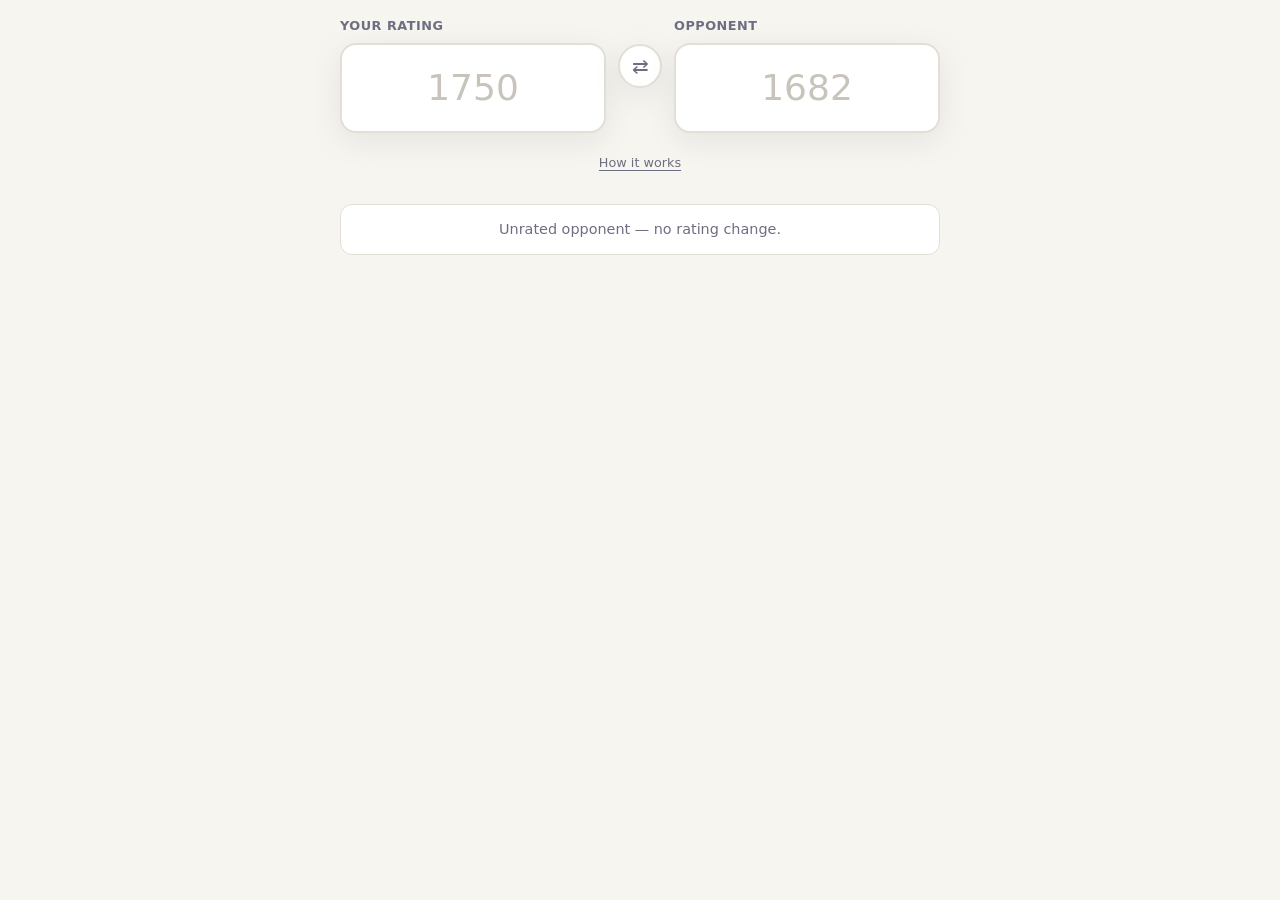
<file: elo/index.html>
<!doctype html>
<html lang="en">
  <head>
    <meta charset="UTF-8" />
    <meta name="viewport" content="width=device-width, initial-scale=1.0" />
    <title>ELO Calculator</title>
    <link rel="stylesheet" href="style.css" />
  </head>
  <body>
    <main class="app">
      <section class="matchup">
        <label class="rating-field">
          <span>Your rating</span>
          <input
            id="player-rating"
            type="number"
            inputmode="numeric"
            min="0"
            step="1"
            placeholder="1750"
          />
        </label>

        <button
          type="button"
          id="swap-btn"
          class="swap-btn"
          aria-label="Swap your rating and opponent rating"
          title="Swap ratings"
        >
          ⇄
        </button>

        <label class="rating-field">
          <span>Opponent</span>
          <input
            id="opponent-rating"
            type="number"
            inputmode="numeric"
            min="0"
            step="1"
            placeholder="1682"
          />
        </label>
      </section>

      <button type="button" id="advanced-toggle" class="advanced-toggle" aria-expanded="false">
        How it works
      </button>

      <section id="advanced" class="advanced" hidden>
        <div class="advanced-explain">
          <h2>How ratings are calculated</h2>
          <p>
            This calculator uses the <strong>KNSB</strong> (Dutch chess federation) system.
            For each game, your rating changes by:
          </p>
          <p class="formula">rating change = K × (your score − expected score)</p>
          <ul>
            <li><strong>Your score</strong> — 1 for a win, ½ for a draw, 0 for a loss.</li>
            <li>
              <strong>Expected score</strong> — how much you were expected to score, based on
              the rating difference (your rating minus the opponent’s). It is computed with the
              KNSB normal-distribution formula (standard deviation 2000÷7).
            </li>
            <li><strong>K</strong> — the development factor (verversingsfactor). It depends on age and how many rated games you have played.</li>
          </ul>
          <p>
            The result is rounded to one decimal place. Games against an unrated opponent
            (rating 0) do not change your rating.
          </p>

          <h3>What is K? What is Nv?</h3>
          <p>
            <strong>K</strong> is the <em>verversingsfactor</em> (development factor): how many
            rating points you gain or lose per game for a given surprise. A higher K means
            bigger swings.
          </p>
          <p>
            <strong>Nv</strong> is the number of rated games your current published rating is
            based on (your rating history, capped at 100).
          </p>
          <ul>
            <li>
              <strong>Youth</strong> (junior categories through category A), rating ≤ 2100:
              if Nv &lt; 30, K = 216 ÷ √Nv (higher when you are new); from Nv ≥ 30 onward,
              K = <strong>40</strong>.
            </li>
            <li>
              <strong>Adults</strong>, rating ≤ 2100: if Nv &lt; 75, K = 216 ÷ √Nv; from
              Nv ≥ 75 onward, K = <strong>25</strong>.
            </li>
          </ul>
          <p>
            So <strong>40 for youth (Nv ≥ 30)</strong> means an established junior player
            uses K = 40. The calculator defaults to 40; change it below if yours is different
            (you can look up your K on
            <a href="https://ratingviewer.nl" target="_blank" rel="noopener">ratingviewer.nl</a>).
          </p>
        </div>

        <label class="k-factor-row">
          K-factor
          <input id="k-factor" type="number" min="1" step="1" value="40" />
        </label>
        <p class="hint">Default 40 (youth, Nv ≥ 30). Adults with Nv ≥ 75 typically use 25.</p>
      </section>

      <p id="notice" class="notice" hidden>Unrated opponent — no rating change.</p>

      <section id="results" class="results" hidden>
        <p class="meta">
          Expected score <strong id="expected-pct"></strong>
        </p>
        <div class="outcomes" id="outcomes"></div>
      </section>
    </main>

    <script type="module" src="app.js"></script>
  </body>
</html>
</file>
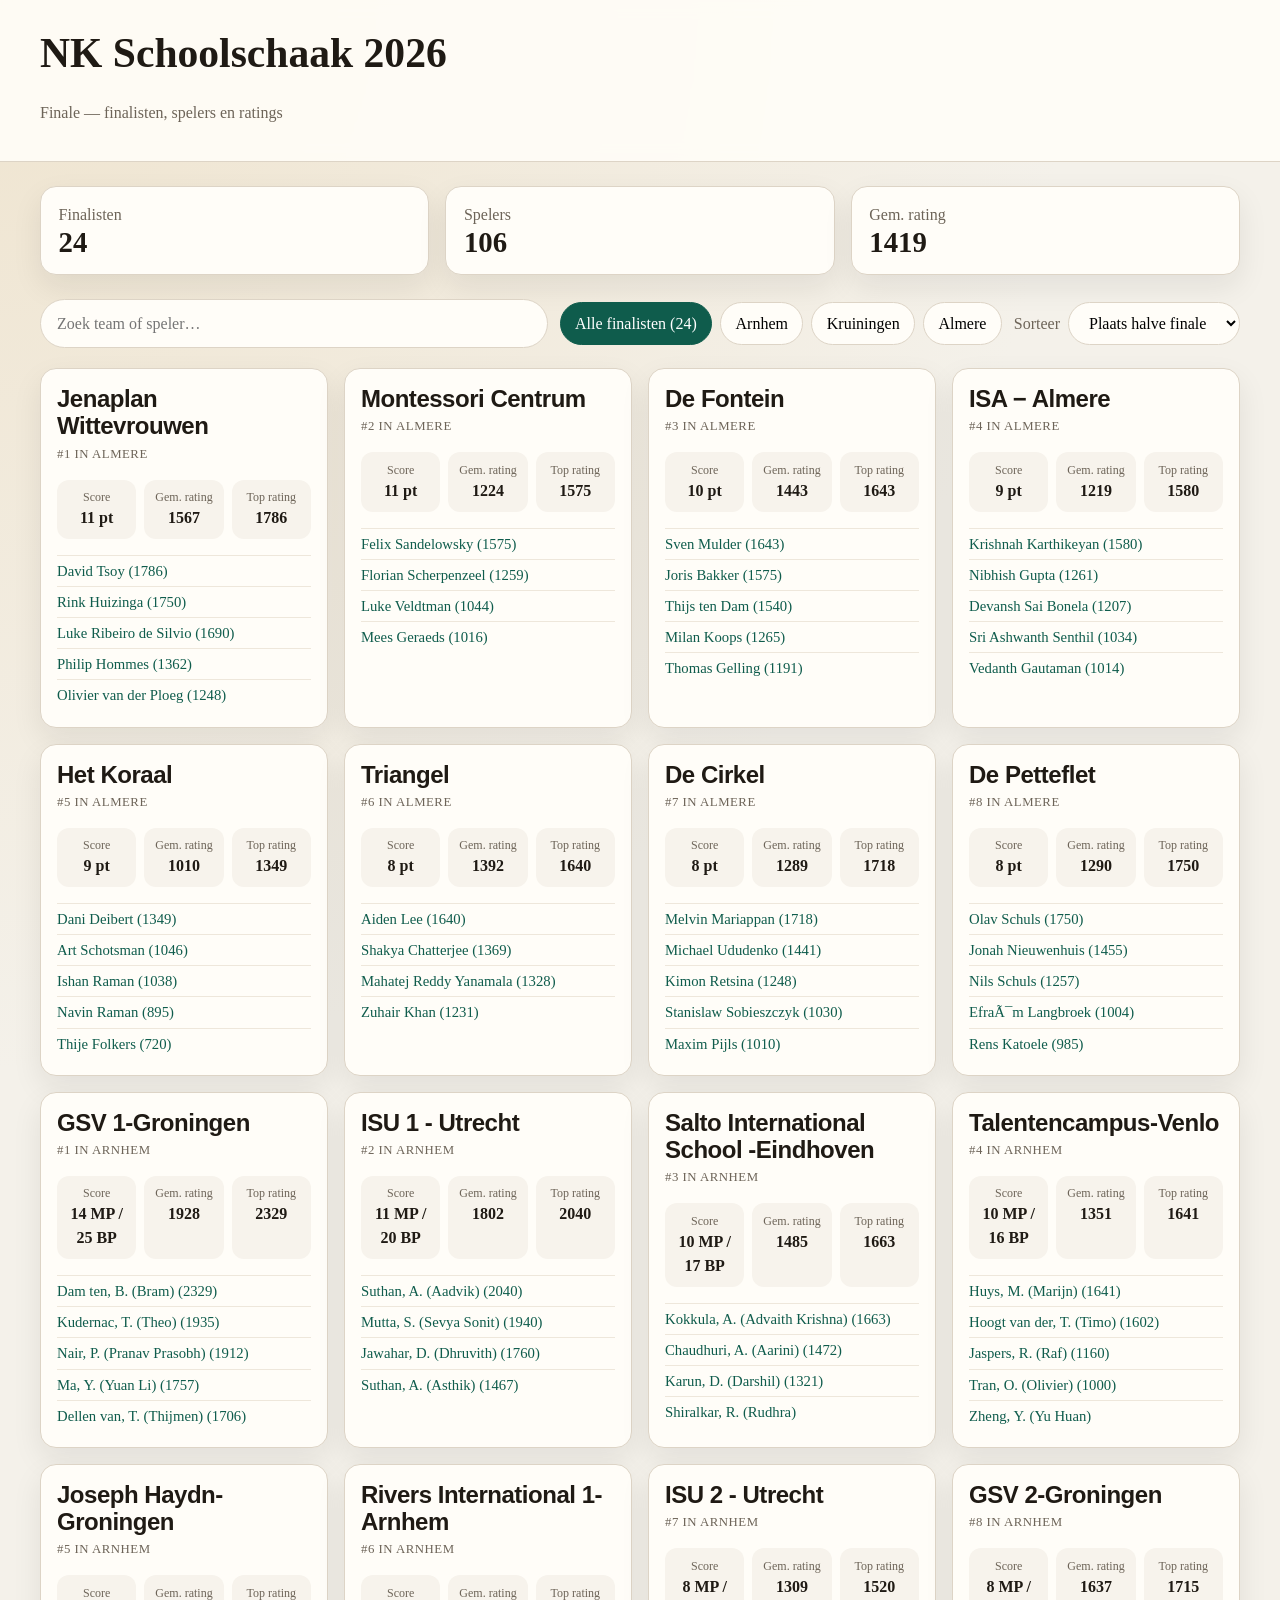
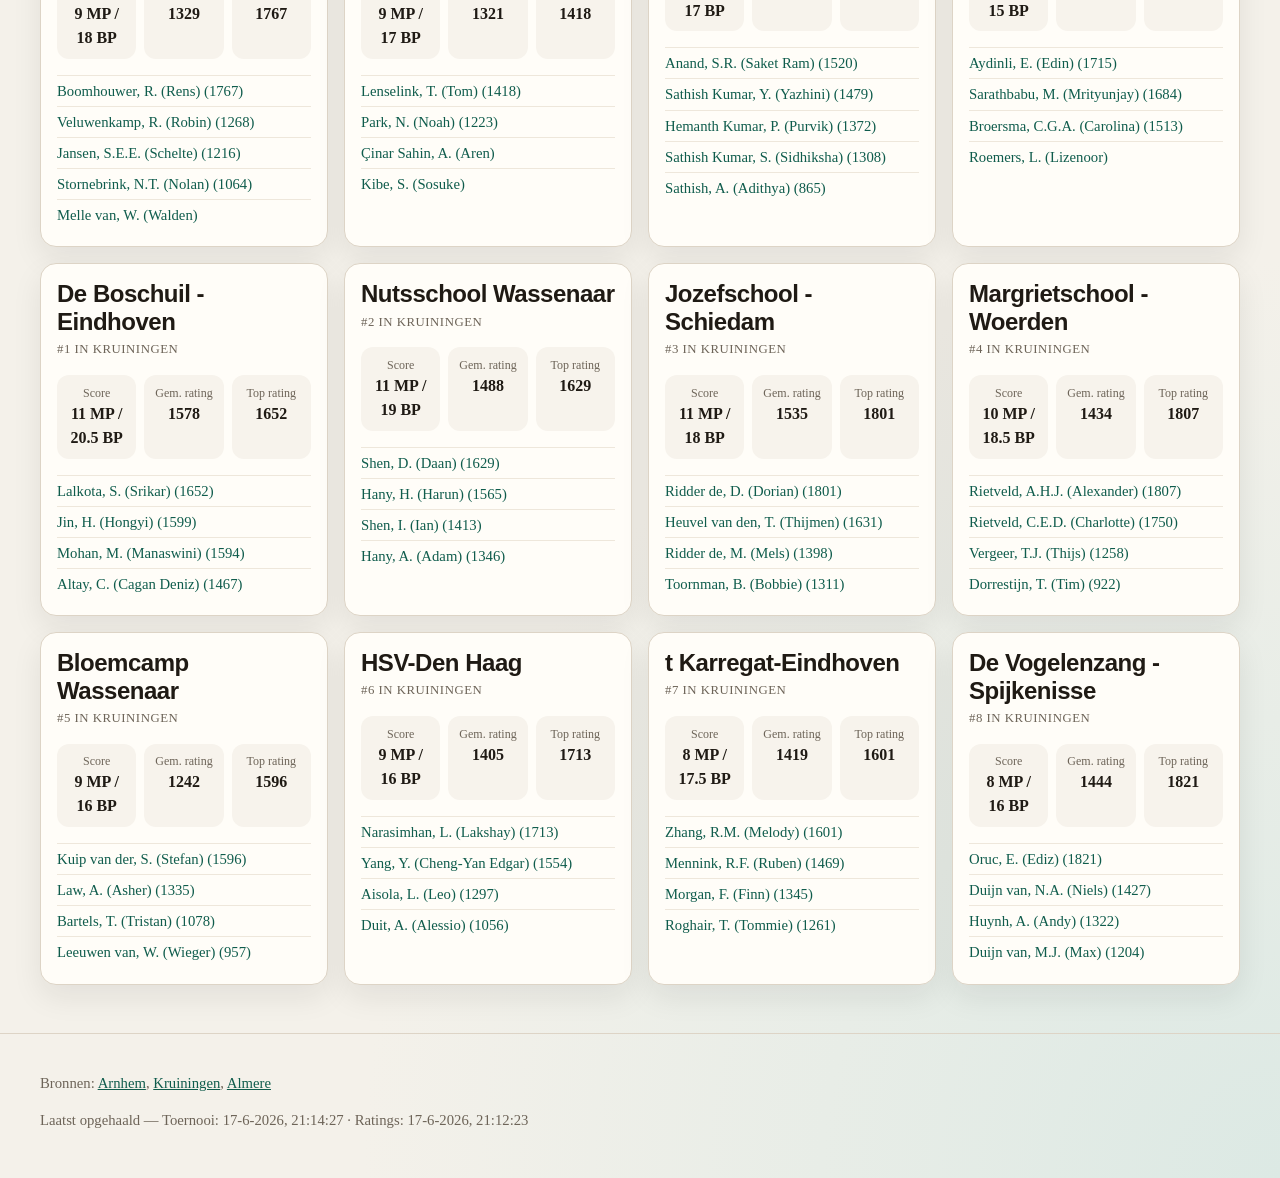
<file: nk-schoolschaken-2026/index.html>
<!DOCTYPE html>
<html lang="nl">
<head>
  <meta charset="UTF-8">
  <meta name="viewport" content="width=device-width, initial-scale=1.0">
  <title>NK Schoolschaak 2026 — Finale</title>
  <link rel="stylesheet" href="web/styles.css?v=3">
</head>
<body>
  <header class="site-header">
    <div class="container header-inner">
      <div>
        <h1>NK Schoolschaak 2026</h1>
        <p class="subtitle">Finale — finalisten, spelers en ratings</p>
      </div>
    </div>
  </header>

  <main class="container">
    <section id="summary" class="summary-grid" aria-label="Overzicht"></section>

    <section class="controls">
      <label class="search-field">
        <span class="sr-only">Zoeken</span>
        <input id="searchInput" type="search" placeholder="Zoek team of speler…" autocomplete="off">
      </label>
      <div class="filter-group" role="group" aria-label="Filters">
        <button class="chip chip-active" data-filter="all" type="button">Alle finalisten (24)</button>
        <button class="chip" data-filter="arnhem" type="button">Arnhem</button>
        <button class="chip" data-filter="kruiningen" type="button">Kruiningen</button>
        <button class="chip" data-filter="almere" type="button">Almere</button>
      </div>
      <label class="sort-field">
        Sorteer
        <select id="sortSelect">
          <option value="rank">Plaats halve finale</option>
          <option value="avg_best">Gem. rating</option>
          <option value="top_best">Hoogste rating</option>
          <option value="name">Naam</option>
        </select>
      </label>
    </section>

    <section id="teamGrid" class="team-grid" aria-live="polite"></section>
    <p id="emptyState" class="empty-state hidden">Geen teams gevonden voor deze zoekopdracht.</p>
  </main>

  <dialog id="teamModal" class="modal">
    <div class="modal-content">
      <button class="modal-close" type="button" aria-label="Sluiten">&times;</button>
      <div id="modalBody"></div>
    </div>
  </dialog>

  <footer class="site-footer">
    <div class="container">
      <p>
        Bronnen:
        <a href="https://knsb.netstand.nl/divisions/view/647" target="_blank" rel="noopener">Arnhem</a>,
        <a href="https://knsb.netstand.nl/divisions/view/645" target="_blank" rel="noopener">Kruiningen</a>,
        <a href="https://uitslagen.schakenalmere.nl/schoolschaak-halve-finale-nk-2026/Grp1-Layout1.html" target="_blank" rel="noopener">Almere</a>
      </p>
      <p id="fetchedAt" class="muted"></p>
    </div>
  </footer>

  <script src="web/app.js?v=4"></script>
</body>
</html>
</file>
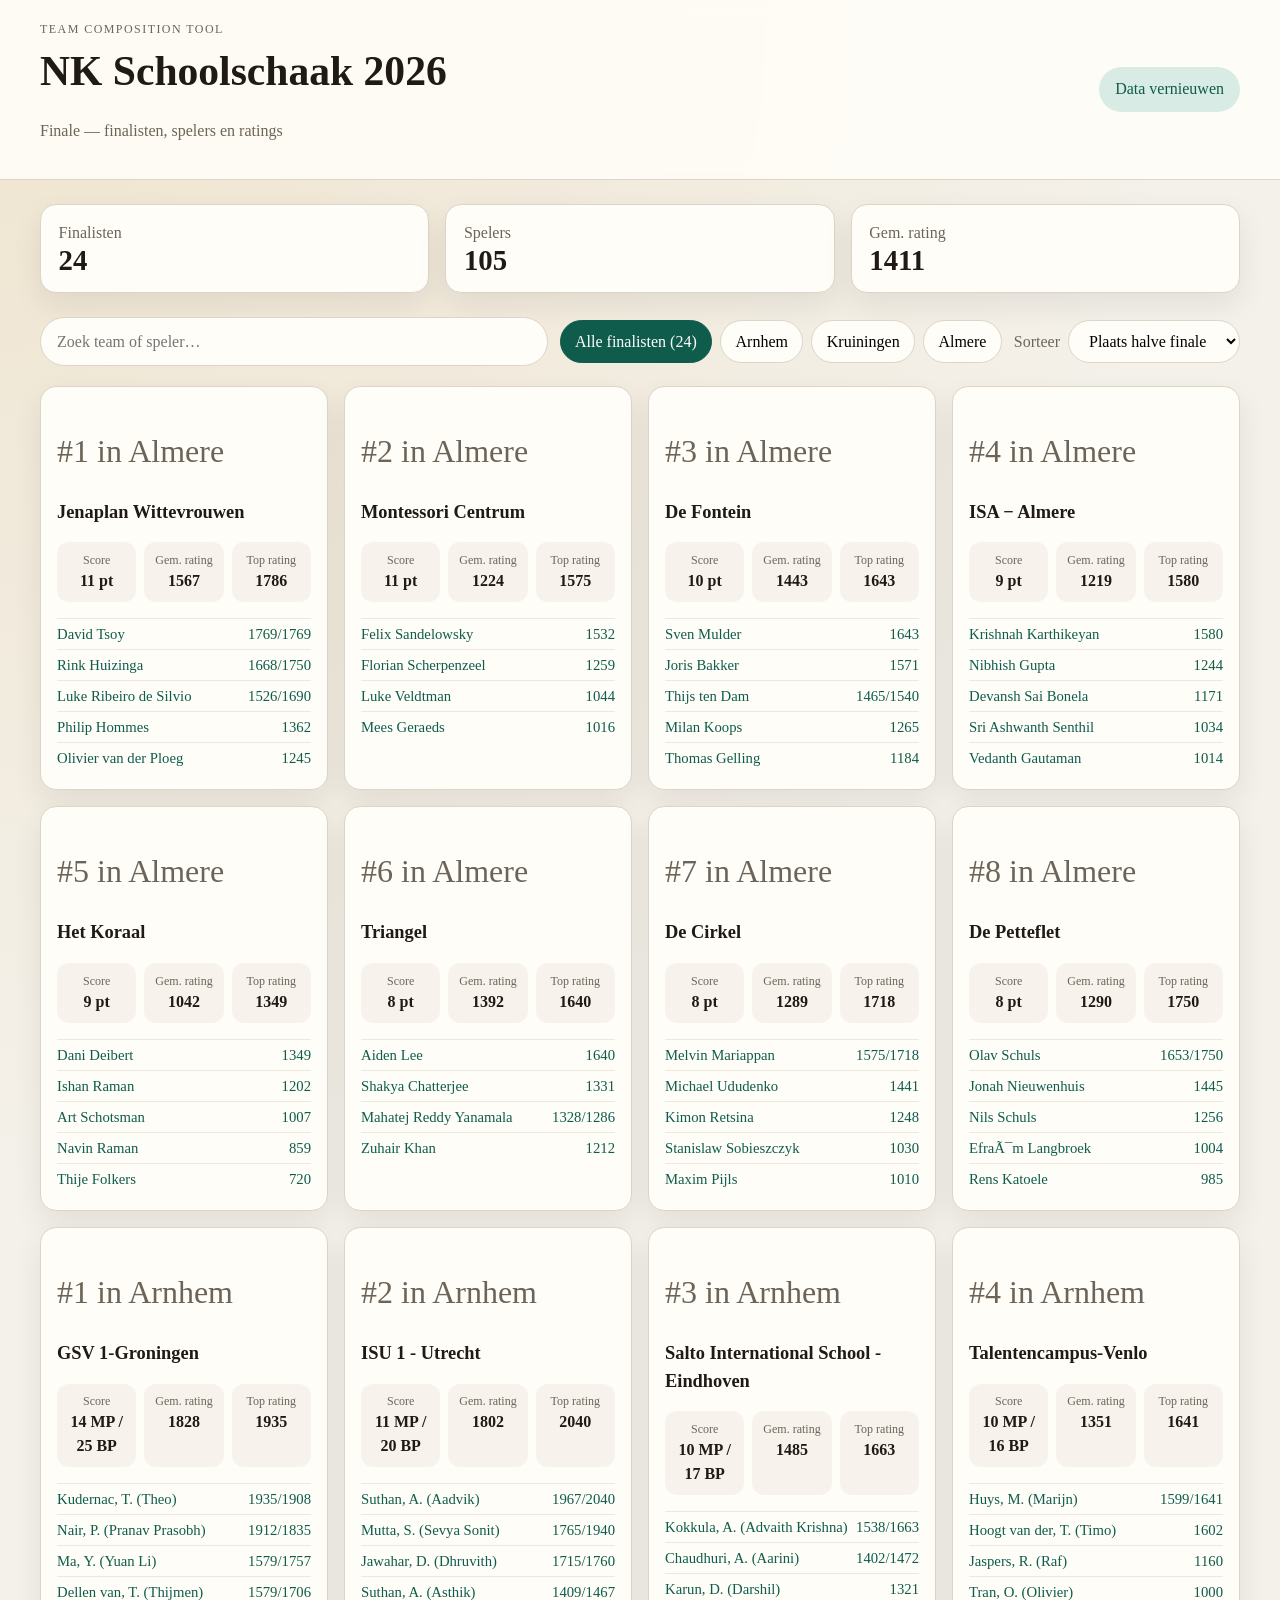
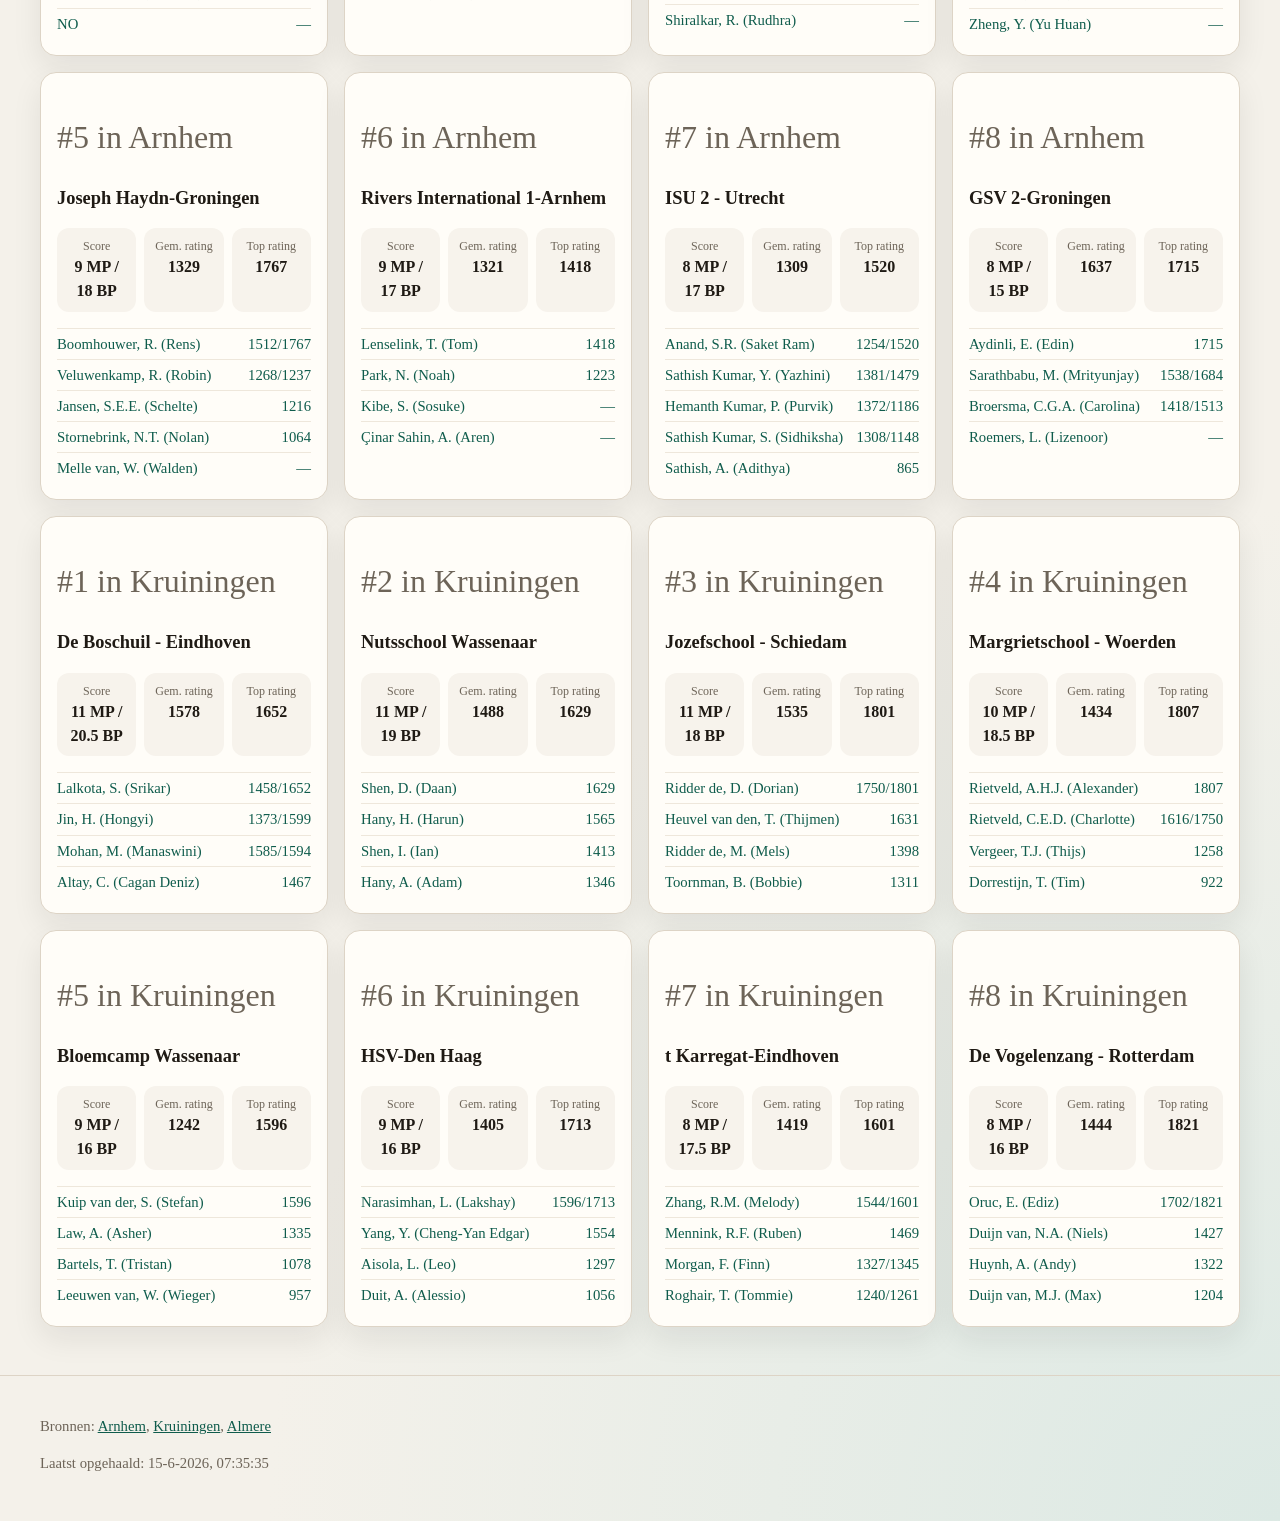
<file: nk-schoolschaken/web/index.html>
<!DOCTYPE html>
<html lang="nl">
<head>
  <meta charset="UTF-8">
  <meta name="viewport" content="width=device-width, initial-scale=1.0">
  <title>NK Schoolschaak 2026 — Finale</title>
  <link rel="stylesheet" href="styles.css">
</head>
<body>
  <header class="site-header">
    <div class="container header-inner">
      <div>
        <p class="eyebrow">Team composition tool</p>
        <h1>NK Schoolschaak 2026</h1>
        <p class="subtitle">Finale — finalisten, spelers en ratings</p>
      </div>
      <div class="header-actions">
        <button id="refreshBtn" class="btn btn-secondary" type="button">Data vernieuwen</button>
      </div>
    </div>
  </header>

  <main class="container">
    <section id="summary" class="summary-grid" aria-label="Overzicht"></section>

    <section class="controls">
      <label class="search-field">
        <span class="sr-only">Zoeken</span>
        <input id="searchInput" type="search" placeholder="Zoek team of speler…" autocomplete="off">
      </label>
      <div class="filter-group" role="group" aria-label="Filters">
        <button class="chip chip-active" data-filter="all" type="button">Alle finalisten (24)</button>
        <button class="chip" data-filter="arnhem" type="button">Arnhem</button>
        <button class="chip" data-filter="kruiningen" type="button">Kruiningen</button>
        <button class="chip" data-filter="almere" type="button">Almere</button>
      </div>
      <label class="sort-field">
        Sorteer
        <select id="sortSelect">
          <option value="rank">Plaats halve finale</option>
          <option value="avg_best">Gem. rating</option>
          <option value="top_best">Hoogste rating</option>
          <option value="name">Naam</option>
        </select>
      </label>
    </section>

    <section id="teamGrid" class="team-grid" aria-live="polite"></section>
    <p id="emptyState" class="empty-state hidden">Geen teams gevonden voor deze zoekopdracht.</p>
  </main>

  <dialog id="teamModal" class="modal">
    <div class="modal-content">
      <button class="modal-close" type="button" aria-label="Sluiten">&times;</button>
      <div id="modalBody"></div>
    </div>
  </dialog>

  <footer class="site-footer">
    <div class="container">
      <p>
        Bronnen:
        <a href="https://knsb.netstand.nl/divisions/view/647" target="_blank" rel="noopener">Arnhem</a>,
        <a href="https://knsb.netstand.nl/divisions/view/645" target="_blank" rel="noopener">Kruiningen</a>,
        <a href="https://uitslagen.schakenalmere.nl/schoolschaak-halve-finale-nk-2026/Grp1-Layout1.html" target="_blank" rel="noopener">Almere</a>
      </p>
      <p id="fetchedAt" class="muted"></p>
    </div>
  </footer>

  <script src="app.js"></script>
</body>
</html>
</file>
<file: elo/style.css>
:root {
  --bg: #f7f5f0;
  --surface: #ffffff;
  --text: #1c1c28;
  --muted: #6e6e82;
  --border: #e2dfd6;
  --accent: #2c4a6e;
  --gain: #1b6b45;
  --loss: #a12828;
  --shadow: 0 8px 32px rgba(28, 28, 40, 0.08);
}

* {
  box-sizing: border-box;
}

body {
  margin: 0;
  background: var(--bg);
  color: var(--text);
  font-family: "Segoe UI", system-ui, sans-serif;
  line-height: 1.5;
}

.app {
  max-width: 640px;
  margin: 0 auto;
  padding: 1rem 1.25rem 1rem;
  min-height: 100svh;
  display: flex;
  flex-direction: column;
}

header {
  text-align: center;
  margin-bottom: 2.5rem;
}

header h1 {
  margin: 0;
  font-size: 1.5rem;
  font-weight: 600;
  letter-spacing: -0.02em;
}

header p {
  margin: 0.35rem 0 0;
  color: var(--muted);
  font-size: 1rem;
}

.matchup {
  display: grid;
  grid-template-columns: 1fr auto 1fr;
  align-items: end;
  gap: 0.75rem;
}

.swap-btn {
  align-self: center;
  margin-bottom: 1.1rem;
  display: flex;
  align-items: center;
  justify-content: center;
  width: 2.75rem;
  height: 2.75rem;
  padding: 0;
  border: 2px solid var(--border);
  border-radius: 50%;
  background: var(--surface);
  color: var(--muted);
  font-size: 1.25rem;
  line-height: 1;
  cursor: pointer;
  box-shadow: var(--shadow);
  transition: border-color 0.15s, color 0.15s, transform 0.15s;
}

.swap-btn:hover {
  border-color: var(--accent);
  color: var(--accent);
}

.swap-btn:active {
  transform: scale(0.94);
}

.swap-btn:focus-visible {
  outline: none;
  box-shadow: 0 0 0 4px rgba(44, 74, 110, 0.12), var(--shadow);
}

.rating-field {
  display: grid;
  gap: 0.5rem;
}

.rating-field span {
  font-size: 0.8rem;
  font-weight: 600;
  color: var(--muted);
  text-transform: uppercase;
  letter-spacing: 0.04em;
}

.rating-field input {
  width: 100%;
  font: inherit;
  font-size: 2.25rem;
  font-weight: 600;
  text-align: center;
  padding: 1rem 0.5rem;
  border: 2px solid var(--border);
  border-radius: 16px;
  background: var(--surface);
  color: var(--text);
  box-shadow: var(--shadow);
  transition: border-color 0.15s, box-shadow 0.15s;
  -moz-appearance: textfield;
}

.rating-field input::-webkit-outer-spin-button,
.rating-field input::-webkit-inner-spin-button {
  -webkit-appearance: none;
  margin: 0;
}

.rating-field input::placeholder {
  color: #c8c4bb;
  font-weight: 500;
}

.rating-field input:focus {
  outline: none;
  border-color: var(--accent);
  box-shadow: 0 0 0 4px rgba(44, 74, 110, 0.12), var(--shadow);
}

.advanced-toggle {
  margin: 1.25rem auto 0;
  padding: 0;
  border: none;
  background: none;
  color: var(--muted);
  font: inherit;
  font-size: 0.8rem;
  cursor: pointer;
  text-decoration: underline;
  text-underline-offset: 3px;
}

.advanced-toggle:hover {
  color: var(--text);
}

.advanced[hidden] {
  display: none;
}

.advanced:not([hidden]) {
  display: grid;
  gap: 1rem;
}

.advanced {
  margin-top: 0.75rem;
  padding: 1rem 1.25rem;
  background: var(--surface);
  border: 1px solid var(--border);
  border-radius: 12px;
}

.advanced-explain h2,
.advanced-explain h3 {
  margin: 0 0 0.5rem;
  font-size: 0.95rem;
  font-weight: 600;
}

.advanced-explain h3 {
  margin-top: 1rem;
  font-size: 0.9rem;
}

.advanced-explain a {
  color: var(--accent);
}

.advanced-explain p {
  margin: 0 0 0.65rem;
  font-size: 0.88rem;
  color: var(--muted);
  line-height: 1.55;
}

.advanced-explain p:last-child {
  margin-bottom: 0;
}

.advanced-explain strong {
  color: var(--text);
  font-weight: 600;
}

.advanced-explain ul {
  margin: 0 0 0.65rem;
  padding-left: 1.2rem;
  font-size: 0.88rem;
  color: var(--muted);
  line-height: 1.55;
}

.advanced-explain li + li {
  margin-top: 0.35rem;
}

.formula {
  padding: 0.55rem 0.75rem;
  background: var(--bg);
  border-radius: 8px;
  font-family: ui-monospace, Consolas, monospace;
  font-size: 0.82rem !important;
  color: var(--text) !important;
  text-align: center;
}

.k-factor-row,
.advanced label {
  display: flex;
  align-items: center;
  justify-content: space-between;
  gap: 1rem;
  font-size: 0.9rem;
  font-weight: 600;
  padding-top: 0.25rem;
  border-top: 1px solid var(--border);
}

.advanced input {
  width: 4.5rem;
  font: inherit;
  padding: 0.4rem 0.5rem;
  border: 1px solid var(--border);
  border-radius: 8px;
  text-align: center;
}

.hint {
  margin: 0;
  font-size: 0.8rem;
  color: var(--muted);
}

.notice {
  margin: 2rem 0 0;
  padding: 0.85rem 1rem;
  text-align: center;
  font-size: 0.9rem;
  color: var(--muted);
  background: var(--surface);
  border: 1px solid var(--border);
  border-radius: 12px;
}

.results {
  margin-top: 2.5rem;
  flex: 1;
}

.meta {
  margin: 0 0 1rem;
  text-align: center;
  font-size: 0.9rem;
  color: var(--muted);
}

.meta strong {
  color: var(--text);
  font-weight: 600;
}

.outcomes {
  display: grid;
  gap: 0.75rem;
}

@media (min-width: 520px) {
  .outcomes {
    grid-template-columns: repeat(3, 1fr);
  }
}

.outcome {
  background: var(--surface);
  border: 1px solid var(--border);
  border-radius: 16px;
  padding: 1.25rem 1rem;
  text-align: center;
  box-shadow: var(--shadow);
}

.outcome h2 {
  margin: 0;
  font-size: 0.8rem;
  font-weight: 600;
  color: var(--muted);
  text-transform: uppercase;
  letter-spacing: 0.05em;
}

.outcome .delta {
  margin: 0.4rem 0 0.15rem;
  font-size: 2rem;
  font-weight: 700;
  letter-spacing: -0.02em;
  line-height: 1.1;
}

.outcome .new-rating {
  margin: 0;
  font-size: 0.85rem;
  color: var(--muted);
}

.outcome.gain .delta {
  color: var(--gain);
}

.outcome.loss .delta {
  color: var(--loss);
}

@media (max-width: 420px) {
  .matchup {
    grid-template-columns: 1fr auto 1fr;
    gap: 0.5rem;
  }

  .swap-btn {
    width: 2.25rem;
    height: 2.25rem;
    font-size: 1rem;
    margin-bottom: 0.5rem;
  }

  .rating-field input {
    font-size: 1.65rem;
    padding: 0.85rem 0.35rem;
  }
}
</file>
<file: nk-schoolschaken-2026/web/styles.css>
:root {
  --bg: #f4f1ea;
  --surface: #fffdf8;
  --ink: #1f1a14;
  --muted: #6d6458;
  --accent: #0f5c4c;
  --accent-soft: #d8ebe4;
  --gold: #b8860b;
  --gold-soft: #f6ecd0;
  --border: #ddd4c6;
  --shadow: 0 12px 30px rgba(31, 26, 20, 0.08);
  --radius: 16px;
  --font-serif: "Iowan Old Style", "Palatino Linotype", "Book Antiqua", Georgia, serif;
  --font-sans: -apple-system, BlinkMacSystemFont, "Segoe UI", Helvetica, Arial, sans-serif;
}

* {
  box-sizing: border-box;
}

body {
  margin: 0;
  font-family: var(--font-serif);
  color: var(--ink);
  background:
    radial-gradient(circle at top left, #efe4cf 0, transparent 35%),
    radial-gradient(circle at bottom right, #dce9e4 0, transparent 30%),
    var(--bg);
  line-height: 1.5;
}

a {
  color: var(--accent);
}

.container {
  width: min(1200px, calc(100% - 2rem));
  margin: 0 auto;
}

.site-header {
  border-bottom: 1px solid var(--border);
  background: rgba(255, 253, 248, 0.9);
  backdrop-filter: blur(8px);
  position: sticky;
  top: 0;
  z-index: 10;
}

.header-inner {
  display: flex;
  justify-content: space-between;
  align-items: center;
  gap: 1rem;
  padding: 1.25rem 0;
}

.eyebrow {
  margin: 0;
  text-transform: uppercase;
  letter-spacing: 0.12em;
  font-size: 0.75rem;
  color: var(--muted);
}

h1 {
  margin: 0.15rem 0;
  font-size: clamp(1.8rem, 4vw, 2.6rem);
}

.subtitle,
.muted {
  color: var(--muted);
}

.btn {
  border: 0;
  border-radius: 999px;
  padding: 0.65rem 1rem;
  font: inherit;
  cursor: pointer;
}

.btn-secondary {
  background: var(--accent-soft);
  color: var(--accent);
}

.summary-grid {
  display: grid;
  grid-template-columns: repeat(auto-fit, minmax(180px, 1fr));
  gap: 1rem;
  margin: 1.5rem 0;
}

.stat-card {
  background: var(--surface);
  border: 1px solid var(--border);
  border-radius: var(--radius);
  padding: 1rem 1.1rem;
  box-shadow: var(--shadow);
}

.stat-card strong {
  display: block;
  font-size: 1.8rem;
  line-height: 1.1;
}

.controls {
  display: flex;
  flex-wrap: wrap;
  gap: 0.75rem;
  align-items: center;
  margin-bottom: 1.25rem;
}

.search-field {
  flex: 1 1 240px;
}

.search-field input,
.sort-field select {
  width: 100%;
  border: 1px solid var(--border);
  border-radius: 999px;
  padding: 0.7rem 1rem;
  font: inherit;
  background: var(--surface);
}

.filter-group {
  display: flex;
  flex-wrap: wrap;
  gap: 0.5rem;
}

.chip {
  border: 1px solid var(--border);
  background: var(--surface);
  border-radius: 999px;
  padding: 0.55rem 0.9rem;
  font: inherit;
  cursor: pointer;
}

.chip-active {
  background: var(--accent);
  border-color: var(--accent);
  color: white;
}

.sort-field {
  display: flex;
  align-items: center;
  gap: 0.5rem;
  color: var(--muted);
}

.team-grid {
  display: grid;
  grid-template-columns: repeat(auto-fill, minmax(280px, 1fr));
  gap: 1rem;
  padding-bottom: 3rem;
}

.team-card {
  background: var(--surface);
  border: 1px solid var(--border);
  border-radius: var(--radius);
  padding: 1rem;
  box-shadow: var(--shadow);
  cursor: pointer;
  transition: transform 0.15s ease, box-shadow 0.15s ease;
}

.team-card:hover {
  transform: translateY(-2px);
  box-shadow: 0 16px 34px rgba(31, 26, 20, 0.12);
}

.team-card.finalist {
  border-color: #d8b24d;
  background: linear-gradient(180deg, var(--gold-soft), var(--surface) 45%);
}

.team-card-header {
  display: flex;
  justify-content: space-between;
  gap: 0.75rem;
  align-items: start;
}

.team-card-header h2.team-name,
.team-name {
  margin: 0;
  font-family: var(--font-sans);
  font-size: 1.5rem;
  font-weight: 700;
  line-height: 1.15;
  letter-spacing: -0.02em;
  color: var(--ink);
}

.team-rank {
  margin: 0.35rem 0 0;
  font-family: var(--font-serif);
  font-size: 0.8rem;
  font-weight: 400;
  line-height: 1.4;
  letter-spacing: 0.04em;
  text-transform: uppercase;
  color: var(--muted);
}

.badges {
  display: flex;
  flex-wrap: wrap;
  gap: 0.35rem;
  margin-top: 0.5rem;
}

.badge {
  display: inline-block;
  font-size: 0.75rem;
  padding: 0.2rem 0.55rem;
  border-radius: 999px;
  background: #ece7de;
  color: var(--muted);
}

.badge-finalist {
  background: var(--gold-soft);
  color: #7a5a00;
}

.team-metrics {
  display: grid;
  grid-template-columns: repeat(3, 1fr);
  gap: 0.5rem;
  margin: 1rem 0;
}

.metric {
  background: #f7f3ec;
  border-radius: 12px;
  padding: 0.55rem;
  text-align: center;
}

.metric span {
  display: block;
  font-size: 0.75rem;
  color: var(--muted);
}

.metric strong {
  font-size: 1rem;
}

.player-preview {
  list-style: none;
  margin: 0;
  padding: 0;
}

.player-preview li {
  display: flex;
  justify-content: space-between;
  gap: 0.5rem;
  padding: 0.25rem 0;
  border-top: 1px solid #eee7db;
  font-size: 0.92rem;
}

.player-preview-link {
  flex: 1;
  min-width: 0;
  overflow: hidden;
  text-overflow: ellipsis;
  white-space: nowrap;
}

.player-preview .rating,
.rating-pair {
  color: var(--accent);
  font-variant-numeric: tabular-nums;
  white-space: nowrap;
}

.empty-state {
  text-align: center;
  color: var(--muted);
  padding: 2rem 0 4rem;
}

.hidden {
  display: none;
}

.modal {
  border: 0;
  padding: 0;
  width: min(960px, calc(100% - 2rem));
  background: transparent;
}

.modal::backdrop {
  background: rgba(20, 16, 12, 0.45);
}

.modal-content {
  background: var(--surface);
  border-radius: var(--radius);
  padding: 1.25rem;
  box-shadow: var(--shadow);
  max-height: 85vh;
  overflow: auto;
}

.modal-close {
  float: right;
  border: 0;
  background: transparent;
  font-size: 1.6rem;
  line-height: 1;
  cursor: pointer;
  color: var(--muted);
}

.modal h2 {
  margin-top: 0;
}

.players-table {
  width: 100%;
  border-collapse: collapse;
  font-size: 0.95rem;
}

.players-table th,
.players-table td {
  padding: 0.55rem 0.4rem;
  border-bottom: 1px solid #eee7db;
  text-align: left;
}

.players-table th {
  color: var(--muted);
  font-weight: 600;
}

.players-table td.num {
  text-align: right;
  font-variant-numeric: tabular-nums;
}

.link-button {
  border: 0;
  background: none;
  padding: 0;
  font: inherit;
  color: var(--accent);
  cursor: pointer;
  text-align: left;
}

.link-button:hover {
  text-decoration: underline;
}

.ratingviewer-link {
  margin-left: 0.35rem;
  text-decoration: none;
  font-size: 0.85rem;
}

.games-table {
  width: 100%;
  border-collapse: collapse;
  font-size: 0.92rem;
  margin-top: 0.75rem;
}

.games-table th,
.games-table td {
  padding: 0.45rem 0.35rem;
  border-bottom: 1px solid #eee7db;
  text-align: left;
}

.games-table th {
  color: var(--muted);
  font-weight: 600;
}

.games-table td.num {
  text-align: right;
  font-variant-numeric: tabular-nums;
}

.game-result {
  display: inline-flex;
  align-items: center;
  gap: 0.35rem;
  font-weight: 600;
}

.game-result::before {
  content: "●";
  font-size: 0.75rem;
}

.game-result-win {
  color: #1f7a3f;
}

.game-result-loss {
  color: #c0392b;
}

.game-result-draw {
  color: var(--muted);
  font-weight: 500;
}

.color-cell {
  text-align: center;
}

.color-box {
  display: inline-block;
  width: 1.1rem;
  height: 1.1rem;
  border-radius: 3px;
  border: 1px solid #8a8175;
  vertical-align: middle;
}

.color-box-white {
  background: #fff;
  box-shadow: inset 0 0 0 1px #e8e2d8;
}

.color-box-black {
  background: #1a1a1a;
  border-color: #1a1a1a;
}

.player-links {
  margin: 0.35rem 0 0;
}

.player-links a {
  font-weight: 600;
}

.games-empty,
.modal-hint {
  margin-top: 0.75rem;
}

.modal-section-title {
  margin: 1.25rem 0 0.5rem;
  font-size: 1rem;
}

.team-matches-table td.match-meta {
  vertical-align: top;
}

.site-footer {
  border-top: 1px solid var(--border);
  padding: 1.5rem 0 2rem;
  color: var(--muted);
  font-size: 0.92rem;
}

.sr-only {
  position: absolute;
  width: 1px;
  height: 1px;
  padding: 0;
  margin: -1px;
  overflow: hidden;
  clip: rect(0, 0, 0, 0);
  border: 0;
}

@media (max-width: 640px) {
  .header-inner {
    flex-direction: column;
    align-items: flex-start;
  }

  .team-metrics {
    grid-template-columns: 1fr 1fr;
  }
}
</file>
<file: nk-schoolschaken/web/styles.css>
:root {
  --bg: #f4f1ea;
  --surface: #fffdf8;
  --ink: #1f1a14;
  --muted: #6d6458;
  --accent: #0f5c4c;
  --accent-soft: #d8ebe4;
  --gold: #b8860b;
  --gold-soft: #f6ecd0;
  --border: #ddd4c6;
  --shadow: 0 12px 30px rgba(31, 26, 20, 0.08);
  --radius: 16px;
}

* {
  box-sizing: border-box;
}

body {
  margin: 0;
  font-family: "Iowan Old Style", "Palatino Linotype", "Book Antiqua", Georgia, serif;
  color: var(--ink);
  background:
    radial-gradient(circle at top left, #efe4cf 0, transparent 35%),
    radial-gradient(circle at bottom right, #dce9e4 0, transparent 30%),
    var(--bg);
  line-height: 1.5;
}

a {
  color: var(--accent);
}

.container {
  width: min(1200px, calc(100% - 2rem));
  margin: 0 auto;
}

.site-header {
  border-bottom: 1px solid var(--border);
  background: rgba(255, 253, 248, 0.9);
  backdrop-filter: blur(8px);
  position: sticky;
  top: 0;
  z-index: 10;
}

.header-inner {
  display: flex;
  justify-content: space-between;
  align-items: center;
  gap: 1rem;
  padding: 1.25rem 0;
}

.eyebrow {
  margin: 0;
  text-transform: uppercase;
  letter-spacing: 0.12em;
  font-size: 0.75rem;
  color: var(--muted);
}

h1 {
  margin: 0.15rem 0;
  font-size: clamp(1.8rem, 4vw, 2.6rem);
}

.subtitle,
.muted {
  color: var(--muted);
}

.btn {
  border: 0;
  border-radius: 999px;
  padding: 0.65rem 1rem;
  font: inherit;
  cursor: pointer;
}

.btn-secondary {
  background: var(--accent-soft);
  color: var(--accent);
}

.summary-grid {
  display: grid;
  grid-template-columns: repeat(auto-fit, minmax(180px, 1fr));
  gap: 1rem;
  margin: 1.5rem 0;
}

.stat-card {
  background: var(--surface);
  border: 1px solid var(--border);
  border-radius: var(--radius);
  padding: 1rem 1.1rem;
  box-shadow: var(--shadow);
}

.stat-card strong {
  display: block;
  font-size: 1.8rem;
  line-height: 1.1;
}

.controls {
  display: flex;
  flex-wrap: wrap;
  gap: 0.75rem;
  align-items: center;
  margin-bottom: 1.25rem;
}

.search-field {
  flex: 1 1 240px;
}

.search-field input,
.sort-field select {
  width: 100%;
  border: 1px solid var(--border);
  border-radius: 999px;
  padding: 0.7rem 1rem;
  font: inherit;
  background: var(--surface);
}

.filter-group {
  display: flex;
  flex-wrap: wrap;
  gap: 0.5rem;
}

.chip {
  border: 1px solid var(--border);
  background: var(--surface);
  border-radius: 999px;
  padding: 0.55rem 0.9rem;
  font: inherit;
  cursor: pointer;
}

.chip-active {
  background: var(--accent);
  border-color: var(--accent);
  color: white;
}

.sort-field {
  display: flex;
  align-items: center;
  gap: 0.5rem;
  color: var(--muted);
}

.team-grid {
  display: grid;
  grid-template-columns: repeat(auto-fill, minmax(280px, 1fr));
  gap: 1rem;
  padding-bottom: 3rem;
}

.team-card {
  background: var(--surface);
  border: 1px solid var(--border);
  border-radius: var(--radius);
  padding: 1rem;
  box-shadow: var(--shadow);
  cursor: pointer;
  transition: transform 0.15s ease, box-shadow 0.15s ease;
}

.team-card:hover {
  transform: translateY(-2px);
  box-shadow: 0 16px 34px rgba(31, 26, 20, 0.12);
}

.team-card.finalist {
  border-color: #d8b24d;
  background: linear-gradient(180deg, var(--gold-soft), var(--surface) 45%);
}

.team-card-header {
  display: flex;
  justify-content: space-between;
  gap: 0.75rem;
  align-items: start;
}

.team-rank {
  font-size: 2rem;
  line-height: 1;
  color: var(--muted);
}

.team-name {
  margin: 0;
  font-size: 1.15rem;
}

.badges {
  display: flex;
  flex-wrap: wrap;
  gap: 0.35rem;
  margin-top: 0.5rem;
}

.badge {
  display: inline-block;
  font-size: 0.75rem;
  padding: 0.2rem 0.55rem;
  border-radius: 999px;
  background: #ece7de;
  color: var(--muted);
}

.badge-finalist {
  background: var(--gold-soft);
  color: #7a5a00;
}

.team-metrics {
  display: grid;
  grid-template-columns: repeat(3, 1fr);
  gap: 0.5rem;
  margin: 1rem 0;
}

.metric {
  background: #f7f3ec;
  border-radius: 12px;
  padding: 0.55rem;
  text-align: center;
}

.metric span {
  display: block;
  font-size: 0.75rem;
  color: var(--muted);
}

.metric strong {
  font-size: 1rem;
}

.player-preview {
  list-style: none;
  margin: 0;
  padding: 0;
}

.player-preview li {
  display: flex;
  justify-content: space-between;
  gap: 0.5rem;
  padding: 0.25rem 0;
  border-top: 1px solid #eee7db;
  font-size: 0.92rem;
}

.player-preview-link {
  flex: 1;
  min-width: 0;
  overflow: hidden;
  text-overflow: ellipsis;
  white-space: nowrap;
}

.player-preview .rating,
.rating-pair {
  color: var(--accent);
  font-variant-numeric: tabular-nums;
  white-space: nowrap;
}

.empty-state {
  text-align: center;
  color: var(--muted);
  padding: 2rem 0 4rem;
}

.hidden {
  display: none;
}

.modal {
  border: 0;
  padding: 0;
  width: min(960px, calc(100% - 2rem));
  background: transparent;
}

.modal::backdrop {
  background: rgba(20, 16, 12, 0.45);
}

.modal-content {
  background: var(--surface);
  border-radius: var(--radius);
  padding: 1.25rem;
  box-shadow: var(--shadow);
  max-height: 85vh;
  overflow: auto;
}

.modal-close {
  float: right;
  border: 0;
  background: transparent;
  font-size: 1.6rem;
  line-height: 1;
  cursor: pointer;
  color: var(--muted);
}

.modal h2 {
  margin-top: 0;
}

.players-table {
  width: 100%;
  border-collapse: collapse;
  font-size: 0.95rem;
}

.players-table th,
.players-table td {
  padding: 0.55rem 0.4rem;
  border-bottom: 1px solid #eee7db;
  text-align: left;
}

.players-table th {
  color: var(--muted);
  font-weight: 600;
}

.players-table td.num {
  text-align: right;
  font-variant-numeric: tabular-nums;
}

.link-button {
  border: 0;
  background: none;
  padding: 0;
  font: inherit;
  color: var(--accent);
  cursor: pointer;
  text-align: left;
}

.link-button:hover {
  text-decoration: underline;
}

.ratingviewer-link {
  margin-left: 0.35rem;
  text-decoration: none;
  font-size: 0.85rem;
}

.games-table {
  width: 100%;
  border-collapse: collapse;
  font-size: 0.92rem;
  margin-top: 0.75rem;
}

.games-table th,
.games-table td {
  padding: 0.45rem 0.35rem;
  border-bottom: 1px solid #eee7db;
  text-align: left;
}

.games-table th {
  color: var(--muted);
  font-weight: 600;
}

.games-table td.num {
  text-align: right;
  font-variant-numeric: tabular-nums;
}

.game-result {
  display: inline-flex;
  align-items: center;
  gap: 0.35rem;
  font-weight: 600;
}

.game-result::before {
  content: "●";
  font-size: 0.75rem;
}

.game-result-win {
  color: #1f7a3f;
}

.game-result-loss {
  color: #c0392b;
}

.game-result-draw {
  color: var(--muted);
  font-weight: 500;
}

.color-cell {
  text-align: center;
}

.color-box {
  display: inline-block;
  width: 1.1rem;
  height: 1.1rem;
  border-radius: 3px;
  border: 1px solid #8a8175;
  vertical-align: middle;
}

.color-box-white {
  background: #fff;
  box-shadow: inset 0 0 0 1px #e8e2d8;
}

.color-box-black {
  background: #1a1a1a;
  border-color: #1a1a1a;
}

.player-links {
  margin: 0.35rem 0 0;
}

.player-links a {
  font-weight: 600;
}

.games-empty,
.modal-hint {
  margin-top: 0.75rem;
}

.modal-section-title {
  margin: 1.25rem 0 0.5rem;
  font-size: 1rem;
}

.team-matches-table td.match-meta {
  vertical-align: top;
}

.site-footer {
  border-top: 1px solid var(--border);
  padding: 1.5rem 0 2rem;
  color: var(--muted);
  font-size: 0.92rem;
}

.sr-only {
  position: absolute;
  width: 1px;
  height: 1px;
  padding: 0;
  margin: -1px;
  overflow: hidden;
  clip: rect(0, 0, 0, 0);
  border: 0;
}

@media (max-width: 640px) {
  .header-inner {
    flex-direction: column;
    align-items: flex-start;
  }

  .team-metrics {
    grid-template-columns: 1fr 1fr;
  }
}
</file>
